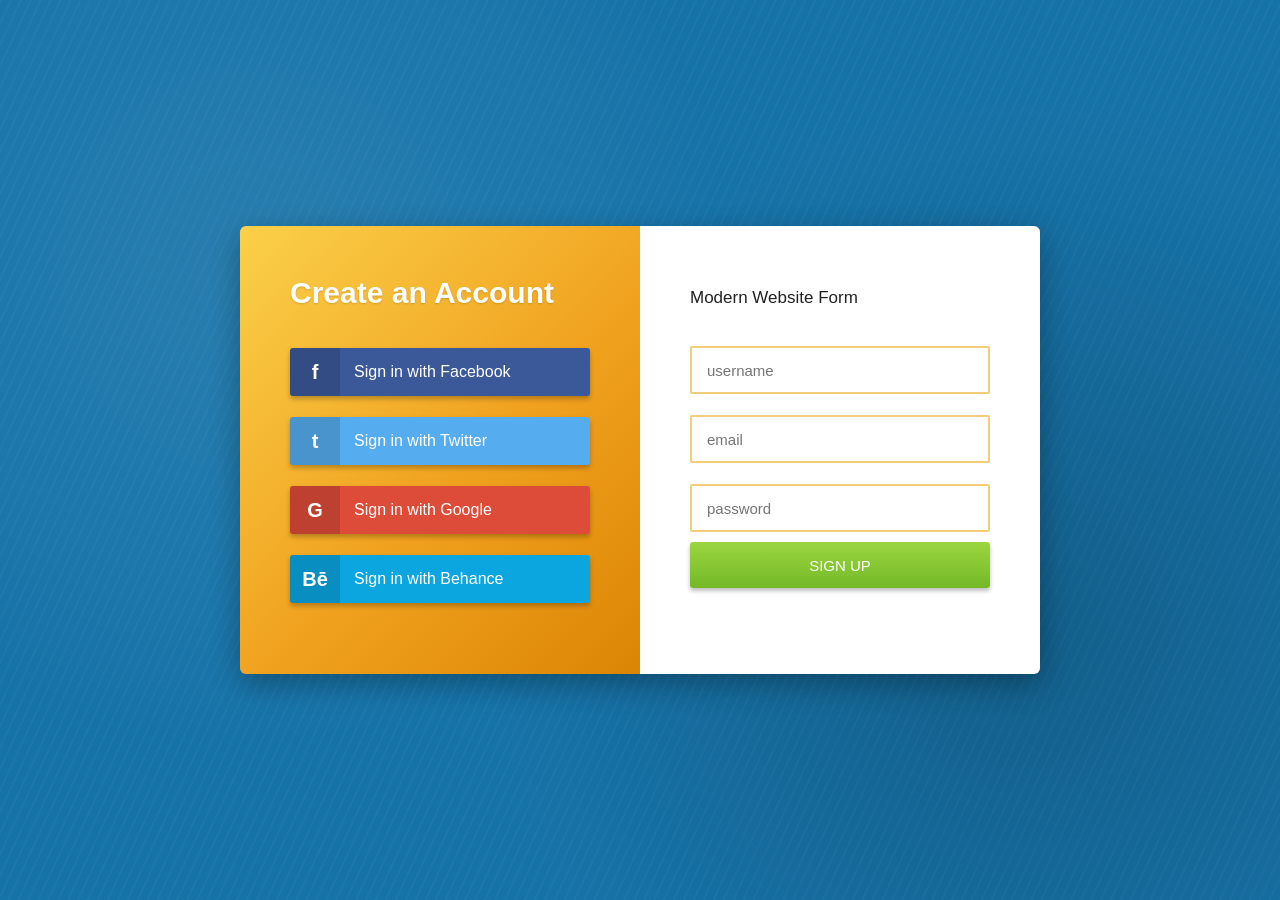
<file: sign_up/index.html>
<!DOCTYPE html>
<html lang="en">
<head>
  <meta charset="UTF-8">
  <meta name="viewport" content="width=device-width, initial-scale=1">
  <title>Create an Account</title>
  <link rel="stylesheet" href="index.css">
</head>
<body>

  <div class="card">
    <div class="card-left">
      <h1>Create an Account</h1>

      <div class="social facebook">
        <span class="icon">f</span>
        <span class="label">Sign in with Facebook</span>
      </div>
      <div class="social twitter">
        <span class="icon">t</span>
        <span class="label">Sign in with Twitter</span>
      </div>
      <div class="social google">
        <span class="icon">G</span>
        <span class="label">Sign in with Google</span>
      </div>
      <div class="social behance">
        <span class="icon">Bē</span>
        <span class="label">Sign in with Behance</span>
      </div>
    </div>

    <div class="card-right">
      <h2>Modern Website Form</h2>

      <form>
        <div class="field">
          <input type="text" placeholder="username" aria-label="Username">
         
        </div>
        <div class="field">
          <input type="email" placeholder="email" aria-label="Email">
      
        </div>
        <div class="field">
          <input type="password" placeholder="password" aria-label="Password">

        <button type="button">SIGN UP</button>
      </form>
    </div>

  </div>

</body>
</html>
</file>
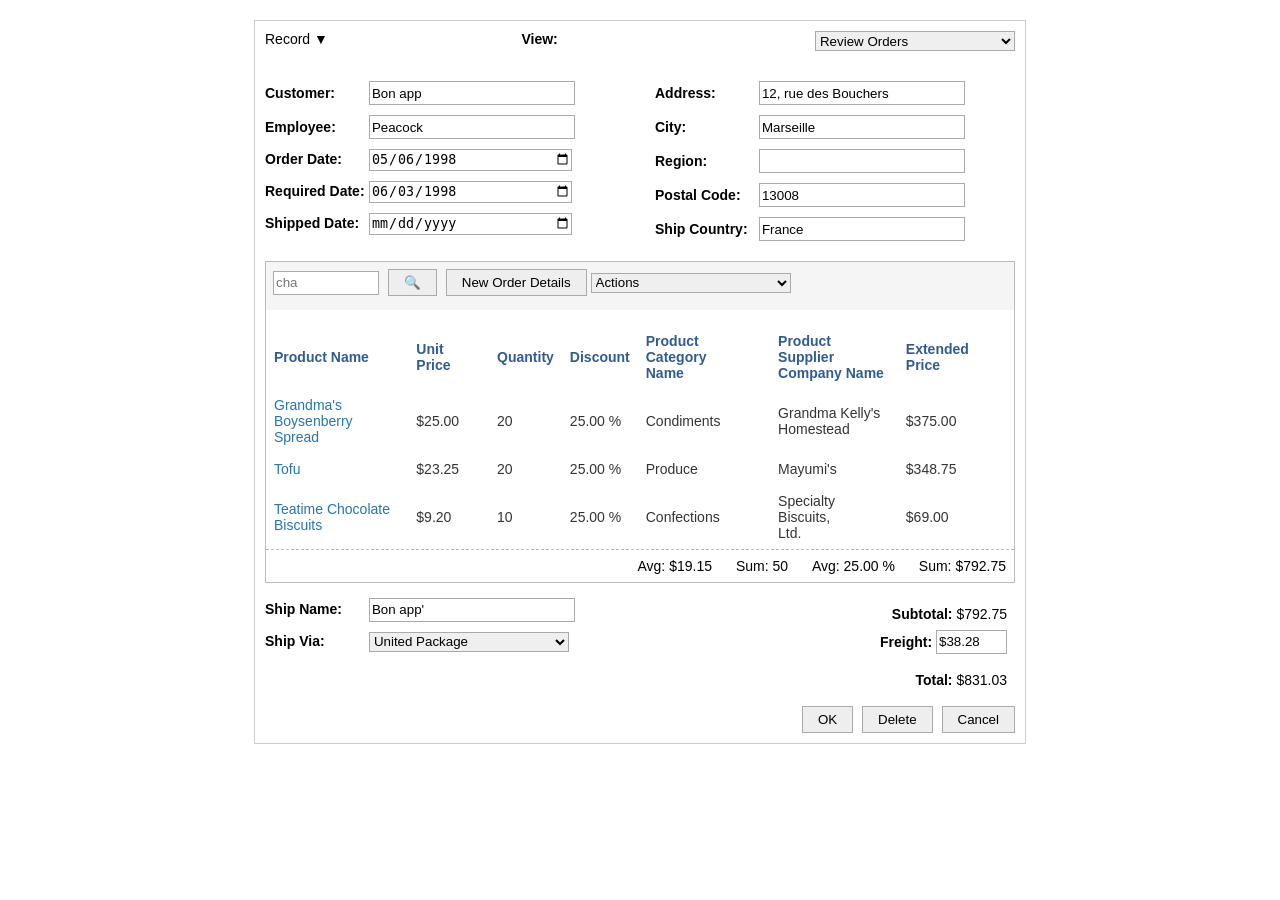
<file: complex_form/complex.html>
<!DOCTYPE html>
<html>
<head>
    <title>Review Orders</title>
    <link rel="stylesheet" href="complex.css">
</head>

<body>

<div class="container">

  
    <div class="top">
    <span>Record ▼</span>

    <label>View:</label>
    <select>
        <option>Review Orders</option>
        <option>All Orders</option>
        <option>New Orders</option>
    </select>
</div>


    <div class="order-info">

        <div class="left">
            <label>Customer:</label>
            <input type="text" value="Bon app">

            <label>Employee:</label>
            <input type="text" value="Peacock">

            <label>Order Date:</label>
            <input type="date" value="1998-05-06">

            <label>Required Date:</label>
            <input type="date" value="1998-06-03">

            <label>Shipped Date:</label>
            <input type="date">
        </div>

        <div class="right">
            <label>Address:</label>
            <input type="text" value="12, rue des Bouchers">

            <label>City:</label>
            <input type="text" value="Marseille">

            <label>Region:</label>
            <input type="text">

            <label>Postal Code:</label>
            <input type="text" value="13008">

            <label>Ship Country:</label>
            <input type="text" value="France">
        </div>

    </div>


    <div class="details">

        <div class="search">
    <input type="text" placeholder="cha">

    <button>🔍</button>

    <button>New Order Details</button>

    <select>
        <option>Actions</option>
        <option>Edit</option>
        <option>Delete</option>
        <option>Print</option>
    </select>
</div>

        <table>
            <tr>
                <th>Product Name</th>
                <th>Unit Price</th>
                <th>Quantity</th>
                <th>Discount</th>
                <th>Product Category<br>Name</th>
                <th>Product Supplier<br>Company Name</th>
                <th>Extended Price</th>
            </tr>

            <tr>
                <td>Grandma's<br>Boysenberry Spread</td>
                <td>$25.00</td>
                <td>20</td>
                <td>25.00 %</td>
                <td>Condiments</td>
                <td>Grandma Kelly's<br>Homestead</td>
                <td>$375.00</td>
            </tr>

            <tr>
                <td>Tofu</td>
                <td>$23.25</td>
                <td>20</td>
                <td>25.00 %</td>
                <td>Produce</td>
                <td>Mayumi's</td>
                <td>$348.75</td>
            </tr>

            <tr>
                <td>Teatime Chocolate<br>Biscuits</td>
                <td>$9.20</td>
                <td>10</td>
                <td>25.00 %</td>
                <td>Confections</td>
                <td>Specialty Biscuits,<br>Ltd.</td>
                <td>$69.00</td>
            </tr>
        </table>

        <div class="summary">
            <span>Avg: $19.15</span>
            <span>Sum: 50</span>
            <span>Avg: 25.00 %</span>
            <span>Sum: $792.75</span>
        </div>

    </div>

   
    <div class="bottom">

        <div>
            <label>Ship Name:</label>
            <input type="text" value="Bon app'"><br>

            <label>Ship Via:</label>
            <select>
                <option>United Package</option>
            </select>
        </div>

        <div class="prices">
            <p><b>Subtotal:</b> $792.75</p>
            <p><b>Freight:</b> <input type="text" value="$38.28"></p>
            <p><b>Total:</b> $831.03</p>
        </div>

    </div>


    <div class="buttons">
        <button>OK</button>
        <button>Delete</button>
        <button>Cancel</button>
    </div>

</div>

</body>
</html>
</file>
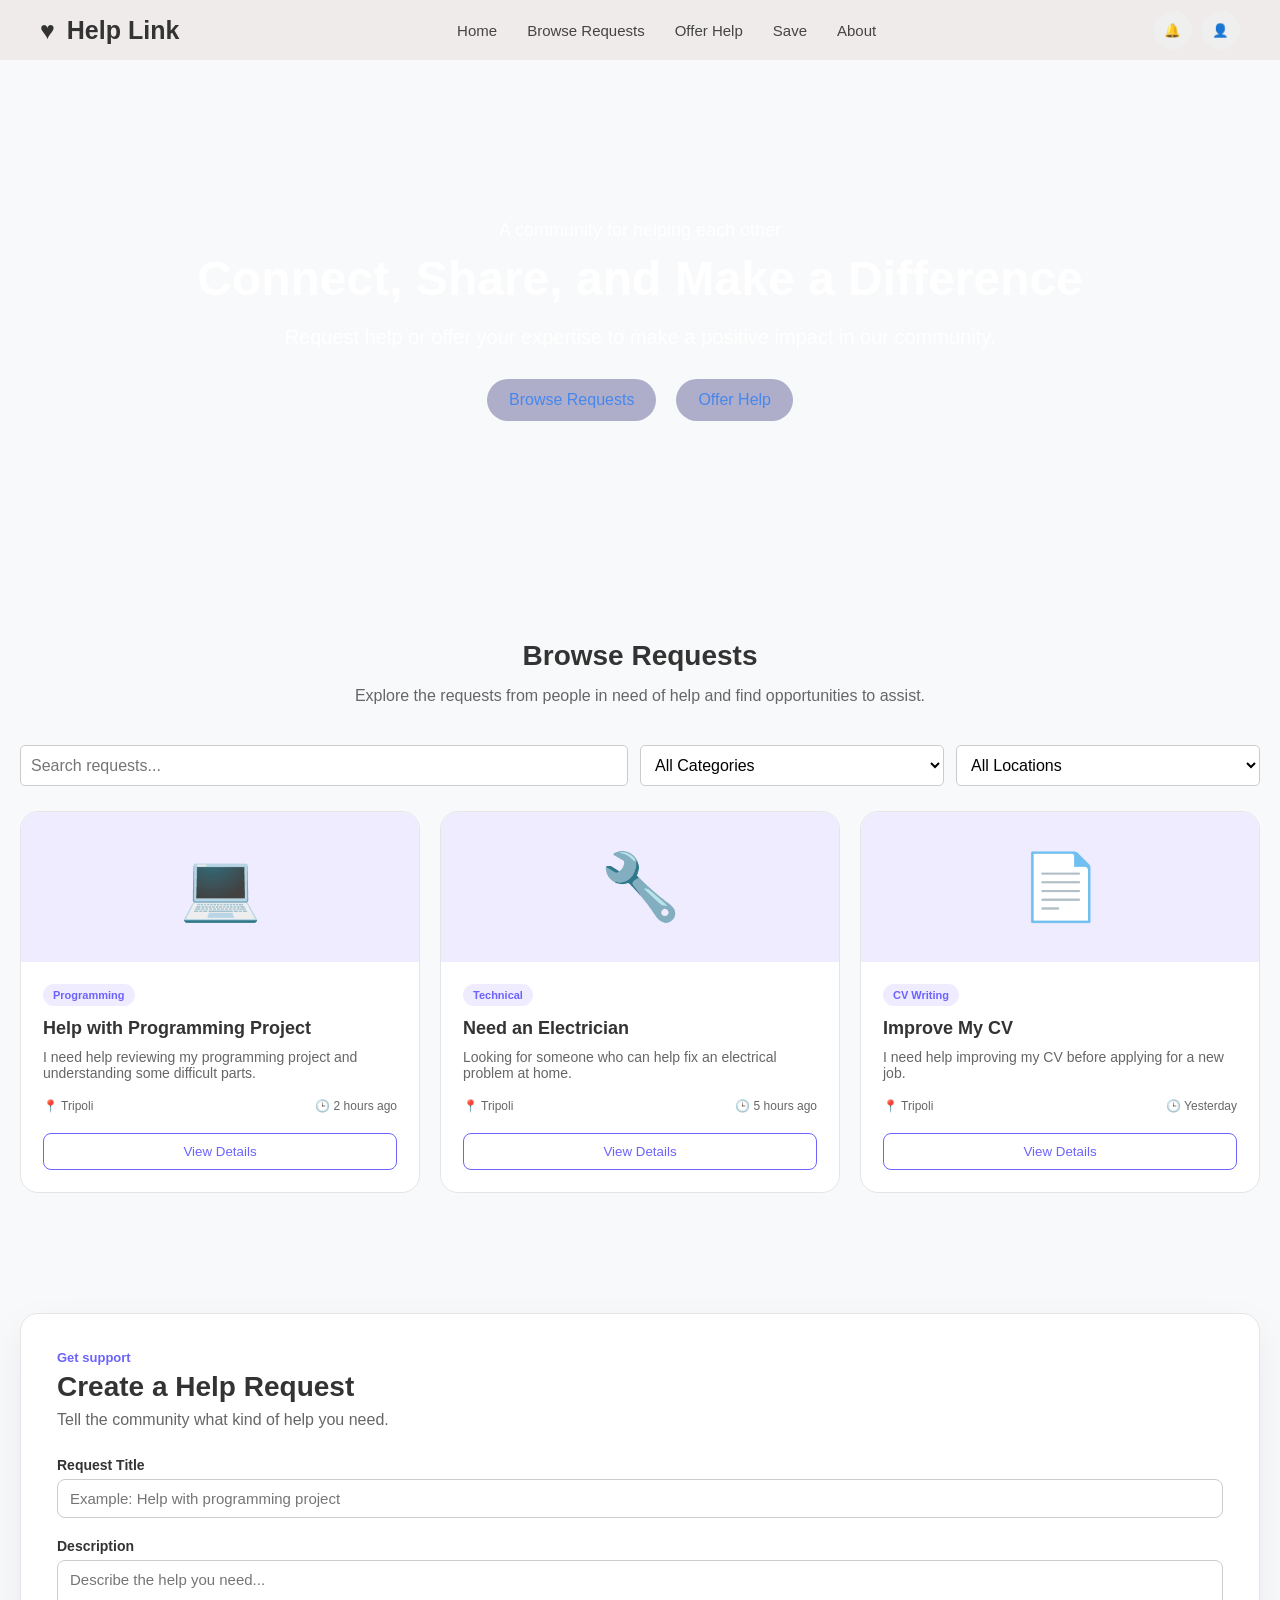
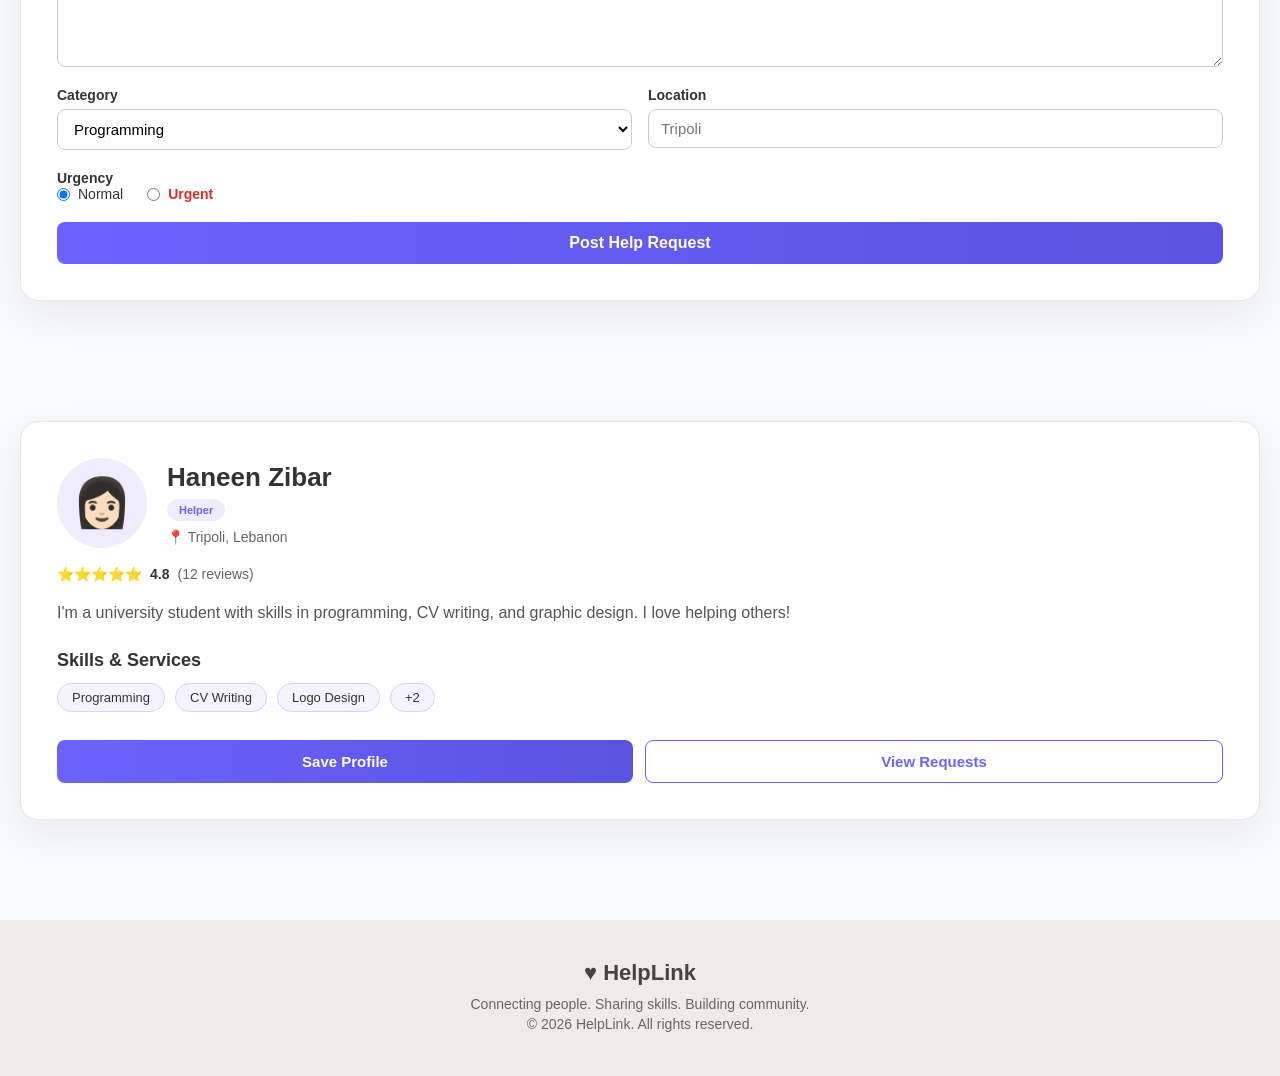
<file: Exam/exam..html>
<!DOCTYPE html>
<html lang="en">
<head>
    <meta charset="UTF-8">
    <meta name="viewport" content="width=device-width, initial-scale=1.0">
    <title>Help Link</title>
    <link rel="stylesheet" href="exam.css">
</head>
<body>
    <div class="navbar" id="home">
        <div class="logo">
            <span class="logo_icon">♥</span>
            Help Link
        </div>
        <nav class="nav_links">
            <a href="#home">Home</a>
            <a href="#requests">Browse Requests</a>
            <a href="#create-request">Offer Help</a>
            <a href="#save">Save</a>
            <a href="#profile">About</a>
        </nav>
        <div class="header_section">
            <button class="icon_button" aria-label="Notifications">🔔</button>
            <button class="icon_button" aria-label="Profile">👤</button>
        </div>
    </div>

    <section class="hero">
        <div class="hero_content">
            <p class="small_text">A community for helping each other</p>
            <h1>Connect, Share, and Make a Difference</h1>
            <p class="hero_text">Request help or offer your expertise to make a positive impact in our community.</p>
            <div class="hero_buttons">
                <a href="#requests" class="primary_button">Browse Requests</a>
                <a href="#create-request" class="primary_button">Offer Help</a>
            </div>
        </div>
    </section>

   

    <section class="section" id="requests">
        <div class="section_heading">
            <h2>Browse Requests</h2>
            <p>Explore the requests from people in need of help and find opportunities to assist.</p>
        </div>

        <div class="search">
            <input type="search" placeholder="Search requests..." aria-label="Search requests">
            <select aria-label="Filter by category">
                <option>All Categories</option>
                <option>Programming</option>
                <option>Technical</option>
                <option>CV Writing</option>
                <option>Graphic Design</option>
            </select>
            <select aria-label="Filter by location">
                <option>All Locations</option>
                <option>Tripoli</option>
                <option>Beirut</option>
                <option>Other</option>
            </select>
        </div>

        <div class="request-grid">
            <article class="request-card">
                <div class="request-image">💻</div>
                <div class="request-content">
                    <div class="card-top">
                        <span class="category">Programming</span>
                    </div>
                    <h3>Help with Programming Project</h3>
                    <p>I need help reviewing my programming project and understanding some difficult parts.</p>
                    <div class="request-info">
                        <span>📍 Tripoli</span>
                        <span>🕒 2 hours ago</span>
                    </div>
                    <button class="outline-button">View Details</button>
                </div>
            </article>

            <article class="request-card">
                <div class="request-image">🔧</div>
                <div class="request-content">
                    <div class="card-top">
                        <span class="category">Technical</span>
                    </div>
                    <h3>Need an Electrician</h3>
                    <p>Looking for someone who can help fix an electrical problem at home.</p>
                    <div class="request-info">
                        <span>📍 Tripoli</span>
                        <span>🕒 5 hours ago</span>
                    </div>
                    <button class="outline-button">View Details</button>
                </div>
            </article>

            <article class="request-card">
                <div class="request-image">📄</div>
                <div class="request-content">
                    <div class="card-top">
                        <span class="category">CV Writing</span>
                    </div>
                    <h3>Improve My CV</h3>
                    <p>I need help improving my CV before applying for a new job.</p>
                    <div class="request-info">
                        <span>📍 Tripoli</span>
                        <span>🕒 Yesterday</span>
                    </div>
                    <button class="outline-button">View Details</button>
                </div>
            </article>
        </div>
    </section>

    <section class="section create-section" id="create-request">
        <div class="form-container">
            <div class="section-heading">
                <p class="small-title">Get support</p>
                <h2>Create a Help Request</h2>
                <p>Tell the community what kind of help you need.</p>
            </div>

            <form class="help-form">
                <div class="form-group">
                    <label for="title">Request Title</label>
                    <input id="title" type="text" placeholder="Example: Help with programming project" required>
                </div>

                <div class="form-group">
                    <label for="description">Description</label>
                    <textarea id="description" rows="5" placeholder="Describe the help you need..." required></textarea>
                </div>

                <div class="form-row">
                    <div class="form-group">
                        <label for="category">Category</label>
                        <select id="category">
                            <option>Programming</option>
                            <option>Technical</option>
                            <option>CV Writing</option>
                            <option>Graphic Design</option>
                        </select>
                    </div>

                    <div class="form-group">
                        <label for="location">Location</label>
                        <input id="location" type="text" placeholder="Tripoli">
                    </div>
                </div>

                <fieldset class="form-group">
                    <legend>Urgency</legend>
                    <div class="radio-group">
                        <label>
                            <input type="radio" name="urgency" value="normal" checked>
                            Normal
                        </label>
                        <label>
                            <input type="radio" name="urgency" value="urgent">
                            <span class="urgent-text">Urgent</span>
                        </label>
                    </div>
                </fieldset>

                <button type="submit" class="submit-button">Post Help Request</button>
            </form>
        </div>
    </section>

    <section class="section profile-section" id="profile">
        <div class="profile-card">
            <div class="profile-header">
                <div class="profile-avatar">👩🏻</div>
                <div>
                    <h2>Haneen Zibar</h2>
                    <span class="helper-badge">Helper</span>
                    <p>📍 Tripoli, Lebanon</p>
                </div>
            </div>

            <div class="rating">
                ⭐⭐⭐⭐⭐ <strong>4.8</strong> <span>(12 reviews)</span>
            </div>

            <p class="profile-description">
                I'm a university student with skills in programming, CV writing, and graphic design. I love helping others!
            </p>

            <h3>Skills &amp; Services</h3>
            <div class="skills">
                <span>Programming</span>
                <span>CV Writing</span>
                <span>Logo Design</span>
                <span>+2</span>
            </div>

            <div class="profile-buttons">
                <button class="btn btn-primary">Save Profile</button>
                <button class="btn btn-secondary">View Requests</button>
            </div>
        </div>
    </section>


    <footer class="footer">
        <div class="footer-logo">♥ HelpLink</div>
        <p>Connecting people. Sharing skills. Building community.</p>
        <p>© 2026 HelpLink. All rights reserved.</p>
    </footer>
</body>
</html>
</file>
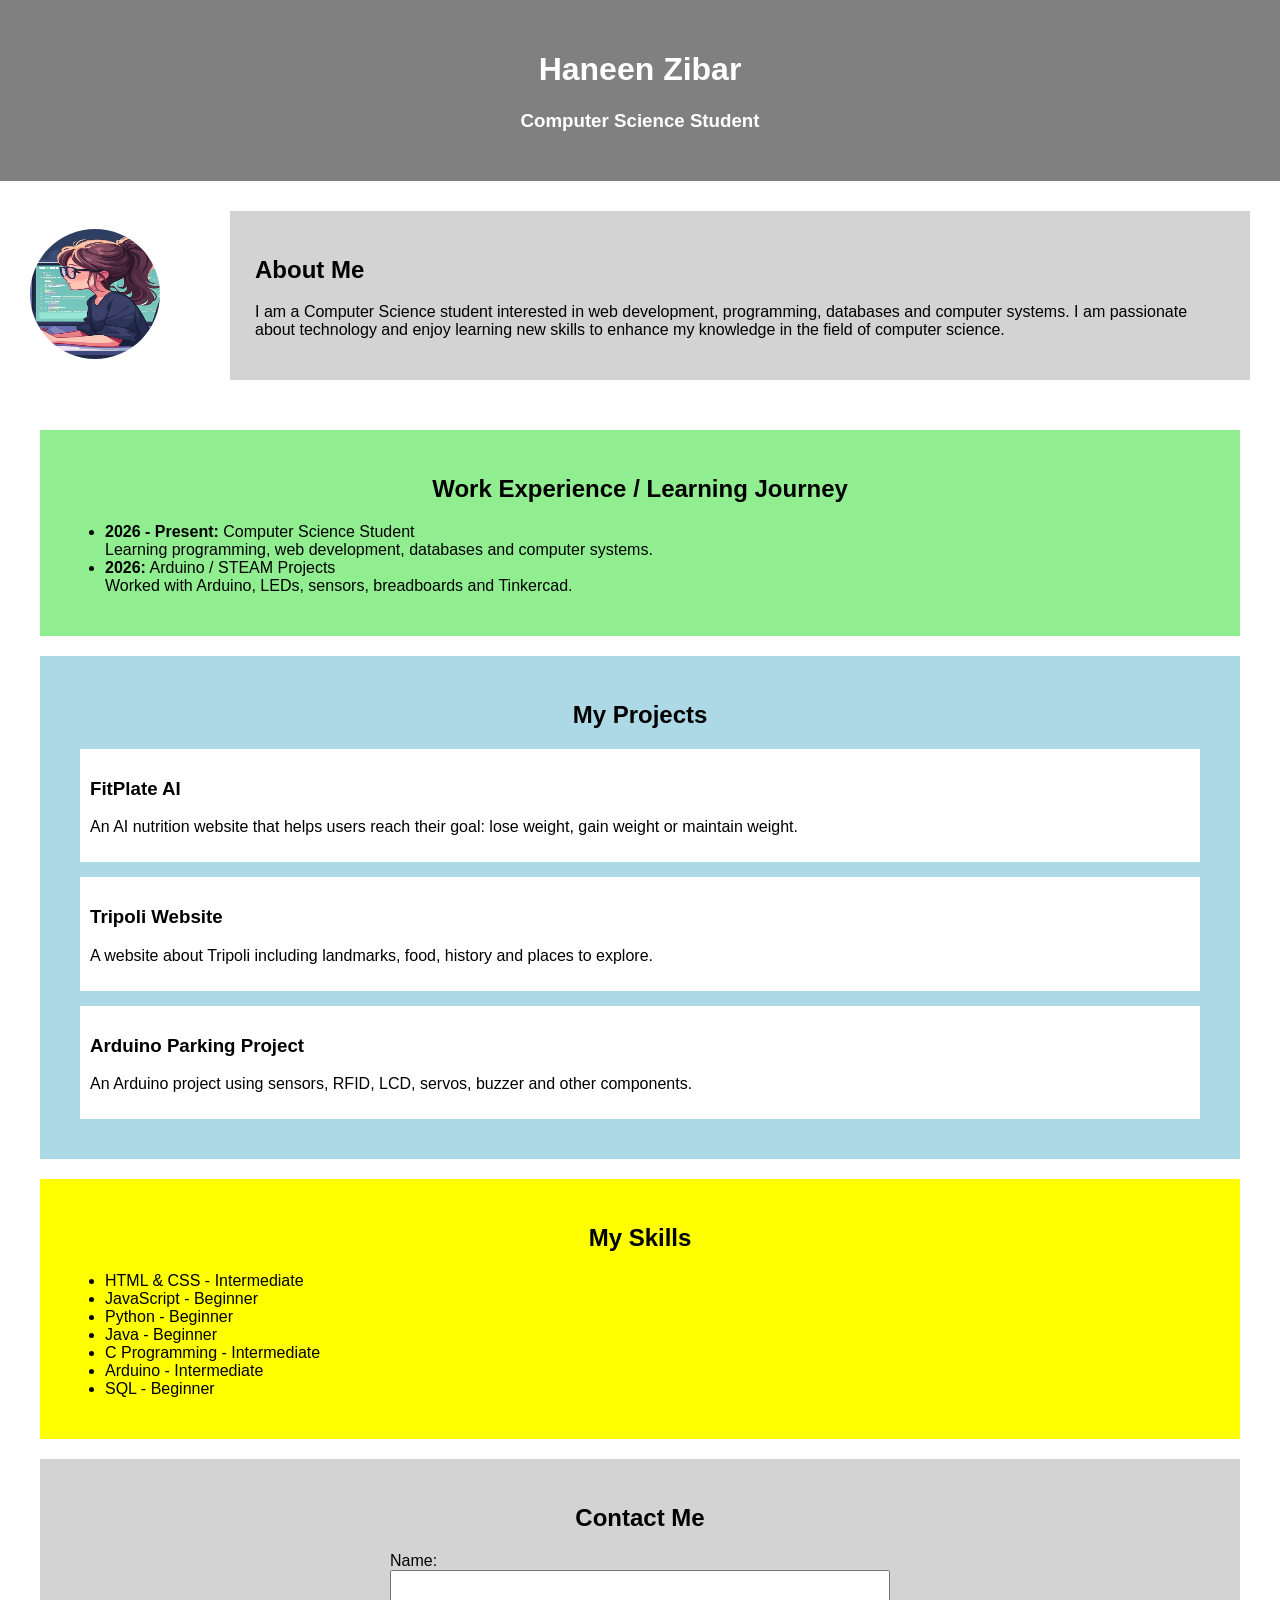
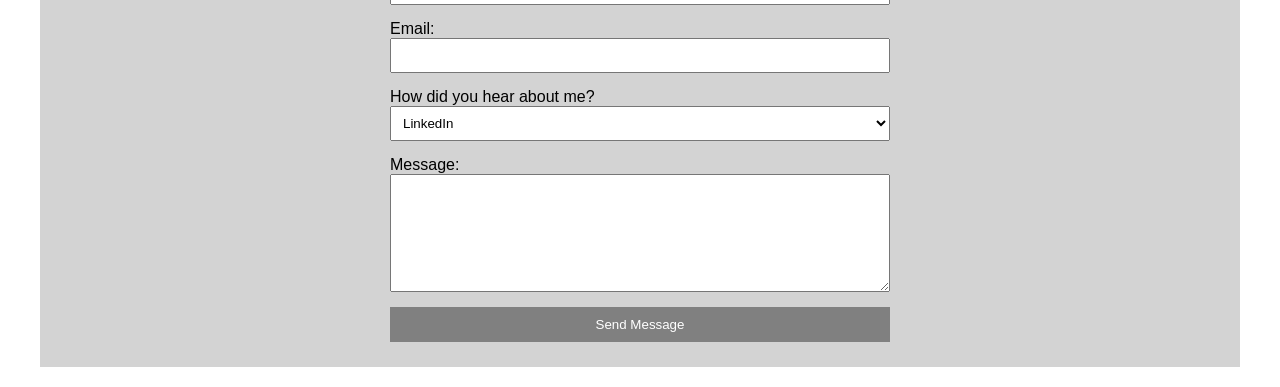
<file: HTML_ass/html.html>
<!DOCTYPE html>
<html>
<head>
    <title>My Resume</title>
    <link rel="stylesheet" href="html.css">
</head>

<body>


    <header>
        <h1>Haneen Zibar</h1>
        <h3>Computer Science Student</h3>
    </header>


   
    <section class="profile">

        <div class="profile-pic">
            <img src="profile.jpg" alt="My Profile Picture">
        </div>

        <div class="bio">
            <h2>About Me</h2>
            <p>
                I am a Computer Science student interested in web development,
                programming, databases and computer systems. I am passionate about technology
                 and enjoy learning new skills to enhance my knowledge in the field of computer science.
                
            </p>
        </div>

    </section>


  
    <section class="experience">

        <h2>Work Experience / Learning Journey</h2>

        <ul>
            <li>
                <b>2026 - Present:</b> Computer Science Student
                <br>
                Learning programming, web development, databases and computer systems.
            </li>

            <li>
                <b>2026:</b> Arduino / STEAM Projects
                <br>
                Worked with Arduino, LEDs, sensors, breadboards and Tinkercad.
            </li>
        </ul>

    </section>



    <section class="projects">

        <h2>My Projects</h2>

        <div class="project">
            <h3>FitPlate AI</h3>
            <p>
                An AI nutrition website that helps users reach their goal:
                lose weight, gain weight or maintain weight.
            </p>
        </div>

        <div class="project">
            <h3>Tripoli Website</h3>
            <p>
                A website about Tripoli including landmarks, food,
                history and places to explore.
            </p>
        </div>

        <div class="project">
            <h3>Arduino Parking Project</h3>
            <p>
                An Arduino project using sensors, RFID, LCD, servos,
                buzzer and other components.
            </p>
        </div>

    </section>


    <section class="skills">

        <h2>My Skills</h2>

        <ul>
            <li>HTML & CSS - Intermediate</li>
            <li>JavaScript - Beginner</li>
            <li>Python - Beginner</li>
            <li>Java - Beginner</li>
            <li>C Programming - Intermediate</li>
            <li>Arduino - Intermediate</li>
            <li>SQL - Beginner</li>
        </ul>

    </section>


    
    <section class="contact">

        <h2>Contact Me</h2>

        <form>

            <label>Name:</label>
            <input type="text" name="name">

            <label>Email:</label>
            <input type="email" name="email">

            <label>How did you hear about me?</label>

            <select name="source">
                <option>LinkedIn</option>
                <option>Friend</option>
                <option>Search Engine</option>
            </select>

            <label>Message:</label>
            <textarea name="message"></textarea>

            <button type="submit">Send Message</button>

        </form>

    </section>

</body>
</html>
</file>
<file: sign_up/index.css>
* {
  box-sizing: border-box;
  margin: 0;
  padding: 0;
}

body {
  min-height: 100vh;
  display: flex;
  align-items: center;
  justify-content: center;
  padding: 20px;
  font-family: "Arial Narrow", "Roboto Condensed", Arial, sans-serif;
 
  background:
    radial-gradient(circle at 20% 30%, rgba(255, 255, 255, 0.08), transparent 40%),
    radial-gradient(circle at 80% 70%, rgba(0, 0, 0, 0.18), transparent 45%),
    repeating-linear-gradient(115deg, rgba(255, 255, 255, 0.03) 0 2px, transparent 2px 9px),
    #1673a8;
}


.card {
  display: flex;
  width: 100%;
  max-width: 800px;
  min-height: 420px;
  border-radius: 6px;
  overflow: hidden;
  box-shadow: 0 10px 30px rgba(0, 0, 0, 0.3);
}

.card-left,
.card-right {
  flex: 1;
  padding: 50px;
}


.card-left {
  background: linear-gradient(135deg, #fbd04a 0%, #f0a21f 55%, #dc8505 100%);
}

.card-left h1 {
  color: #fff;
  font-size: 30px;
  font-weight: 700;
  margin-bottom: 38px;
  text-shadow: 0 1px 2px rgba(0, 0, 0, 0.15);
}

.social {
  display: flex;
  align-items: center;
  height: 48px;
  margin-bottom: 21px;
  border-radius: 3px;
  color: #fff;
  overflow: hidden;
  cursor: default;
  box-shadow: 0 3px 5px rgba(0, 0, 0, 0.25);
  }

.social .icon {
  width: 50px;
  height: 100%;
  display: flex;
  align-items: center;
  justify-content: center;
  font-size: 20px;
  font-weight: 700;
  font-family: Arial, Helvetica, sans-serif;
  background: rgba(0, 0, 0, 0.14); /* darker icon block */
}

.social .label {
  padding-left: 14px;
  font-size: 16px;
}

.facebook { background: #3b5998; }
.twitter  { background: #55acee; }
.google   { background: #dd4b39; }
.behance  { background: #0ba5e0; }


.card-right {
  background: #fff;
}

.card-right h2 {
  font-size: 17px;
  font-weight: 400;
  color: #222;
  margin: 12px 0 38px;
}

.field {
  position: relative;
  margin-bottom: 21px;
}

.field input {
  width: 100%;
  height: 48px;
  padding: 0 44px 0 15px;
  font-family: Arial, Helvetica, sans-serif;
  font-size: 15px;
  color: #333;
  background: #fff;
  border: 2px solid #f3cd7a;
  border-radius: 2px;
  outline: none;
  transition: border-color 0.2s, box-shadow 0.2s;
}

button {
  width: 100%;
  height: 46px;
  font-family: Arial, Helvetica, sans-serif;
  font-size: 15px;
  font-weight: 500;
  color: #fff;
  background: linear-gradient(#9bd63f, #74b929);
  border: 0;
  border-radius: 3px;
  box-shadow: 0 3px 4px rgba(0, 0, 0, 0.25);
  cursor: pointer;
  transition: filter 0.15s;
  margin-top: 10px;
}
</file>
<file: complex_form/complex.css>
body {
    font-family: Arial, sans-serif;
    background-color: white;
    font-size: 14px;
}

.container {
    width: 750px;
    margin: 20px auto;
    border: 1px solid #ccc;
    padding: 10px;
}


.top {
    display: flex;
    justify-content: space-between;
    margin-bottom: 20px;
}


.order-info {
    display: flex;
    justify-content: space-between;
}

.left,
.right {
    width: 48%;
}

label {
    display: inline-block;
    width: 100px;
    font-weight: bold;
    margin-bottom: 10px;
}

input,
select {
    height: 20px;
    border: 1px solid #aaa;
    margin-bottom: 10px;
    width: 200px;
}


.details {
    border: 1px solid #bbb;
    margin-top: 10px;
}

.search {
    background-color: #f5f5f5;
    padding: 7px;
}

.search input {
    width: 100px;
    margin: 0;
}

button {
    padding: 5px 15px;
    margin-left: 5px;
    border: 1px solid #aaa;
    background-color: #eee;
}

table {
    width: 100%;
    border-collapse: collapse;
    margin-top: 15px;
}

th {
    color: #315b91;
    text-align: left;
    padding: 8px;
}

td {
    padding: 8px;
    color: #333;
}

td:first-child {
    color: #2874b2;
}

.summary {
    border-top: 1px dashed #bbb;
    padding: 8px;
    text-align: right;
}

.summary span {
    margin-left: 20px;
}


.bottom {
    display: flex;
    justify-content: space-between;
    margin-top: 15px;
}

.prices {
    text-align: right;
}

.prices p {
    margin: 8px;
}

.prices input {
    width: 65px;
}

/* Buttons */
.buttons {
    text-align: right;
    margin-top: 10px;
}
</file>
<file: Exam/exam.css>
html {
    scroll-behavior: smooth;
}

* {
    margin: 0;
    padding: 0;
    box-sizing: border-box;
}

body {
    font-family: 'Poppins', sans-serif;
    background-color: #f8f9fa;
    color: #333;
}

.navbar {
    background-color: #f0ebeb;
    padding: 0 40px;
    display: flex;
    justify-content: space-between;
    height: 60px;
    align-items: center;
}

.logo {
    font-size: 25px;
    font-weight: bold;
    color: #333;
}

.logo_icon {
    margin-right: 5px;
}

.nav_links {
    display: flex;
    gap: 30px;
}

.nav_links a {
    text-decoration: none;
    color: #444;
    font-size: 15px;
    transition: color 0.3s;
}

.nav_links a:hover {
    color: #007bff;
}

.header_section {
    display: flex;
    gap: 10px;
}

.icon_button {
    border: none;
    border-radius: 50%;
    width: 38px;
    height: 38px;
    cursor: pointer;
}

.icon_button:hover {
    background: #efecff;
    transform: translateY(-2px);
}

.hero {
    height: 520px;
    background-image: url('https://i.pinimg.com/736x/c6/a7/05/c6a7054ccb9b148ecae9d4ae29fe7164.jpg');
    background-size: cover;
    background-position: center;
    display: flex;
    align-items: center;
    justify-content: center;
}

.hero_content {
    text-align: center;
    color: #fff;
    padding: 0 20px;
}

.small_text {
    font-size: 18px;
    margin-bottom: 10px;
}

.hero_content h1 {
    font-size: 48px;
    margin-bottom: 20px;
}

.hero_text {
    font-size: 20px;
    margin-bottom: 30px;
}

.hero_buttons {
    display: flex;
    gap: 20px;
    justify-content: center;
}

.primary_button {
    display: inline-block;
    background-color: #afaeca;
    color: #4787ed;
    padding: 10px 20px;
    border: 2px solid transparent;
    border-radius: 50px;
    cursor: pointer;
    transition: 0.3s;
    text-decoration: none;
}

.primary_button:hover {
    background-color: #5a52e0;
    color: #fff;
    transform: translateY(-2px);
    box-shadow: 0 4px 8px rgba(0, 0, 0, 0.2);
}


.section {
    padding: 60px 20px;
}

.section_heading {
    text-align: center;
    margin-bottom: 40px;
    display: flex;
    flex-direction: column;
    align-items: center;
    gap: 15px;
}

.section_heading h2 {
    font-size: 28px;
    font-weight: 600;
    color: #333;
}

.section_heading p {
    font-size: 16px;
    color: #666;
}

.search {
    display: grid;
    grid-template-columns: 2fr 1fr 1fr;
    gap: 12px;
    margin-bottom: 25px;
}

.search input,
.search select {
    padding: 10px;
    border: 1px solid #ccc;
    border-radius: 5px;
    font-size: 16px;
    background-color: #fff;
}

.request-grid {
    display: grid;
    grid-template-columns: repeat(3, 1fr);
    gap: 20px;
}

.request-card {
    background: white;
    border: 1px solid #e5e5e5;
    border-radius: 18px;
    overflow: hidden;
    transition: 0.3s;
}

.request-card:hover {
    transform: translateY(-5px);
    box-shadow: 0 15px 35px rgba(50, 30, 100, 0.1);
    border-color: #d8d0ff;
}

.request-image {
    height: 150px;
    display: flex;
    align-items: center;
    justify-content: center;
    font-size: 65px;
    background: #efecff;
}

.request-content {
    padding: 22px;
}

.card-top {
    display: flex;
    gap: 8px;
    margin-bottom: 12px;
    flex-wrap: wrap;
}

.category {
    display: inline-block;
    padding: 5px 10px;
    border-radius: 20px;
    font-size: 11px;
    font-weight: 700;
    background: #efecff;
    color: #6c63ff;
}

.request-content h3 {
    font-size: 18px;
    margin-bottom: 10px;
}

.request-content p {
    color: #666;
    font-size: 14px;
    margin-bottom: 18px;
}

.request-info {
    display: flex;
    justify-content: space-between;
    gap: 10px;
    color: #666;
    font-size: 12px;
    margin-bottom: 20px;
}

.outline-button {
    width: 100%;
    padding: 10px;
    background: white;
    color: #6c63ff;
    border: 1px solid #6c63ff;
    border-radius: 8px;
    cursor: pointer;
    transition: 0.3s;
}

.outline-button:hover {
    transform: translateY(-2px);
    background: linear-gradient(90deg, #6c63ff, #5a52e0);
    color: #fff;
}

@media (max-width: 900px) {
    .request-grid {
        grid-template-columns: repeat(2, 1fr);
    }
}

@media (max-width: 640px) {
    .navbar {
        padding: 0 16px;
    }

    .nav_links {
        display: none;
    }

    .hero_content h1 {
        font-size: 32px;
    }

    .hero_buttons {
        flex-direction: column;
        align-items: center;
    }

   
    .request-grid,
    .search {
        grid-template-columns: 1fr;
    }
}


.create-section {
    display: flex;
    justify-content: center;
}

.form-container {
    width: 100%;
    background: #fff;
    border: 1px solid #e5e5e5;
    border-radius: 18px;
    padding: 36px;
    box-shadow: 0 15px 40px rgba(40, 20, 80, 0.06);
}

.section-heading {
    margin-bottom: 28px;
}

.small-title {
    font-size: 13px;
    font-weight: 600;
    color: #6c63ff;
    margin-bottom: 6px;
}

.section-heading h2 {
    font-size: 28px;
    font-weight: 600;
    margin-bottom: 8px;
}

.section-heading p:last-child {
    color: #666;
}

.help-form {
    display: flex;
    flex-direction: column;
    gap: 20px;
}

.form-group {
    display: flex;
    flex-direction: column;
    gap: 6px;
    border: none;
}

.form-group label,
.form-group legend {
    font-size: 14px;
    font-weight: 600;
}

.form-row {
    display: grid;
    grid-template-columns: 1fr 1fr;
    gap: 16px;
}

.form-group input[type="text"],
.form-group textarea,
.form-group select {
    width: 100%;
    padding: 10px 12px;
    border: 1px solid #ccc;
    border-radius: 8px;
    font-family: inherit;
    font-size: 15px;
    background: #fff;
}

.form-group textarea {
    resize: vertical;
}

.form-group input:focus,
.form-group textarea:focus,
.form-group select:focus {
    outline: 2px solid #6c63ff;
    outline-offset: 1px;
    border-color: #6c63ff;
}

.radio-group {
    display: flex;
    gap: 24px;
}

.radio-group label {
    display: flex;
    align-items: center;
    gap: 8px;
    font-weight: 400;
    cursor: pointer;
}

.urgent-text {
    color: #d93025;
    font-weight: 600;
}

.submit-button {
    padding: 12px;
    background: linear-gradient(90deg, #6c63ff, #5a52e0);
    color: #fff;
    border: none;
    border-radius: 8px;
    font-size: 16px;
    font-weight: 600;
    cursor: pointer;
    transition: 0.3s;
}

.submit-button:hover {
    transform: translateY(-2px);
    box-shadow: 0 6px 14px rgba(90, 82, 224, 0.3);
}

@media (max-width: 640px) {
    .form-container { padding: 22px; }
    .form-row { grid-template-columns: 1fr; }
}

/* ---------- Profile ---------- */
.profile-card {
    width: 100%;
    background: #fff;
    border: 1px solid #e5e5e5;
    border-radius: 18px;
    padding: 36px;
    box-shadow: 0 15px 40px rgba(40, 20, 80, 0.06);
}

.profile-header {
    display: flex;
    align-items: center;
    gap: 20px;
    margin-bottom: 18px;
}

.profile-avatar {
    width: 90px;
    height: 90px;
    flex-shrink: 0;
    display: flex;
    align-items: center;
    justify-content: center;
    font-size: 48px;
    background: #efecff;
    border-radius: 50%;
}

.profile-header h2 {
    font-size: 26px;
    font-weight: 600;
    margin-bottom: 6px;
}

.profile-header p {
    color: #666;
    font-size: 14px;
    margin-top: 8px;
}

.helper-badge {
    display: inline-block;
    padding: 5px 12px;
    border-radius: 20px;
    font-size: 11px;
    font-weight: 700;
    background: #efecff;
    color: #6c63ff;
}

.rating {
    display: flex;
    align-items: center;
    gap: 8px;
    margin-bottom: 18px;
    font-size: 14px;
}

.rating span {
    color: #666;
}

.profile-description {
    color: #555;
    line-height: 1.6;
    margin-bottom: 24px;
}

.profile-card h3 {
    font-size: 18px;
    margin-bottom: 12px;
}

.skills {
    display: flex;
    flex-wrap: wrap;
    gap: 10px;
    margin-bottom: 28px;
}

.skills span {
    padding: 6px 14px;
    border: 1px solid #d8d0ff;
    border-radius: 20px;
    font-size: 13px;
    background: #f5f3ff;
}

.profile-buttons {
    display: flex;
    gap: 12px;
}

.btn {
    flex: 1;
    padding: 12px;
    border-radius: 8px;
    font-size: 15px;
    font-weight: 600;
    cursor: pointer;
    transition: 0.3s;
}

.btn:hover {
    transform: translateY(-2px);
}

.btn-primary {
    background: linear-gradient(90deg, #6c63ff, #5a52e0);
    color: #fff;
    border: none;
}

.btn-secondary {
    background: #fff;
    color: #6c63ff;
    border: 1px solid #6c63ff;
}





.footer {
    margin-top: 40px;
    padding: 40px 20px;
    text-align: center;
    background: #f0ebeb;
    color: #444;
}

.footer-logo {
    font-size: 22px;
    font-weight: bold;
    margin-bottom: 10px;
}

.footer p {
    font-size: 14px;
    color: #666;
    margin-bottom: 4px;
}
</file>
<file: HTML_ass/html.css>
body {
    font-family: Arial;
    margin: 0;
    background-color: white;
}



header {
    background-color: gray;
    color: white;
    text-align: center;
    padding: 30px;
}




.profile {
    display: flex;
    padding: 30px;
    gap: 70px;
    align-items: center;
}

.profile-pic img {
    width: 130px;
    height: 130px;
    border-radius: 50%;
}

.bio {
    background-color: lightgray;
    padding: 25px;
   
}



.experience {
    background-color: lightgreen;
    margin: 20px 40px;
    padding: 25px;
}

.experience h2 {
    text-align: center;
}




.projects {
    background-color: lightblue;
    margin: 20px 40px;
    padding: 25px;
}

.projects h2 {
    text-align: center;
}

.project {
    background-color: white;
    margin: 15px;
    padding: 10px;
}




.skills {
    background-color: yellow;
    margin: 20px 40px;
    padding: 25px;
}

.skills h2 {
    text-align: center;
}



.contact {
    background-color: lightgray;
    margin: 20px 40px;
    padding: 25px;
}

.contact h2 {
    text-align: center;
}

form {
    display: flex;
    flex-direction: column;
    width: 500px;
    margin: auto;
}

input,
select,
textarea {
    margin-bottom: 15px;
    padding: 8px;
}

textarea {
    height: 100px;
}

button {
    padding: 10px;
    background-color: gray;
    color: white;
    border: none;
}
</file>
